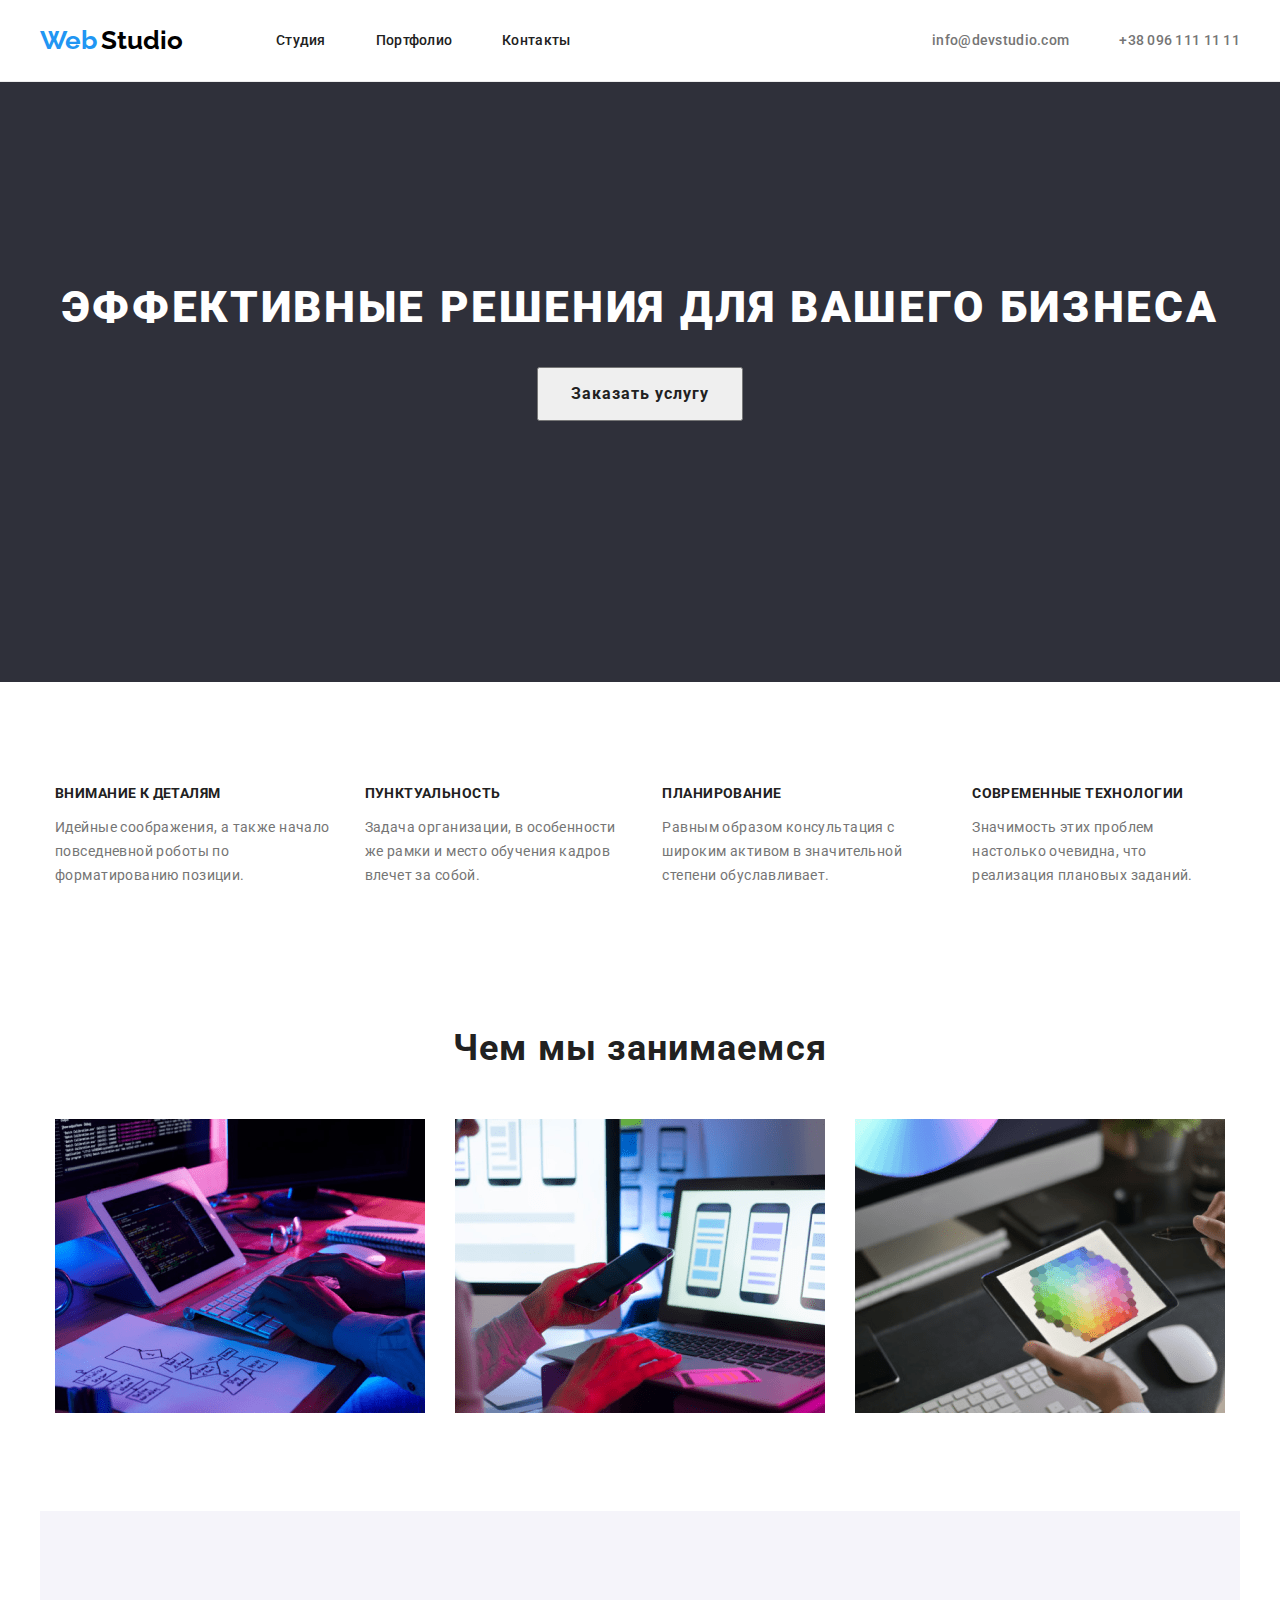
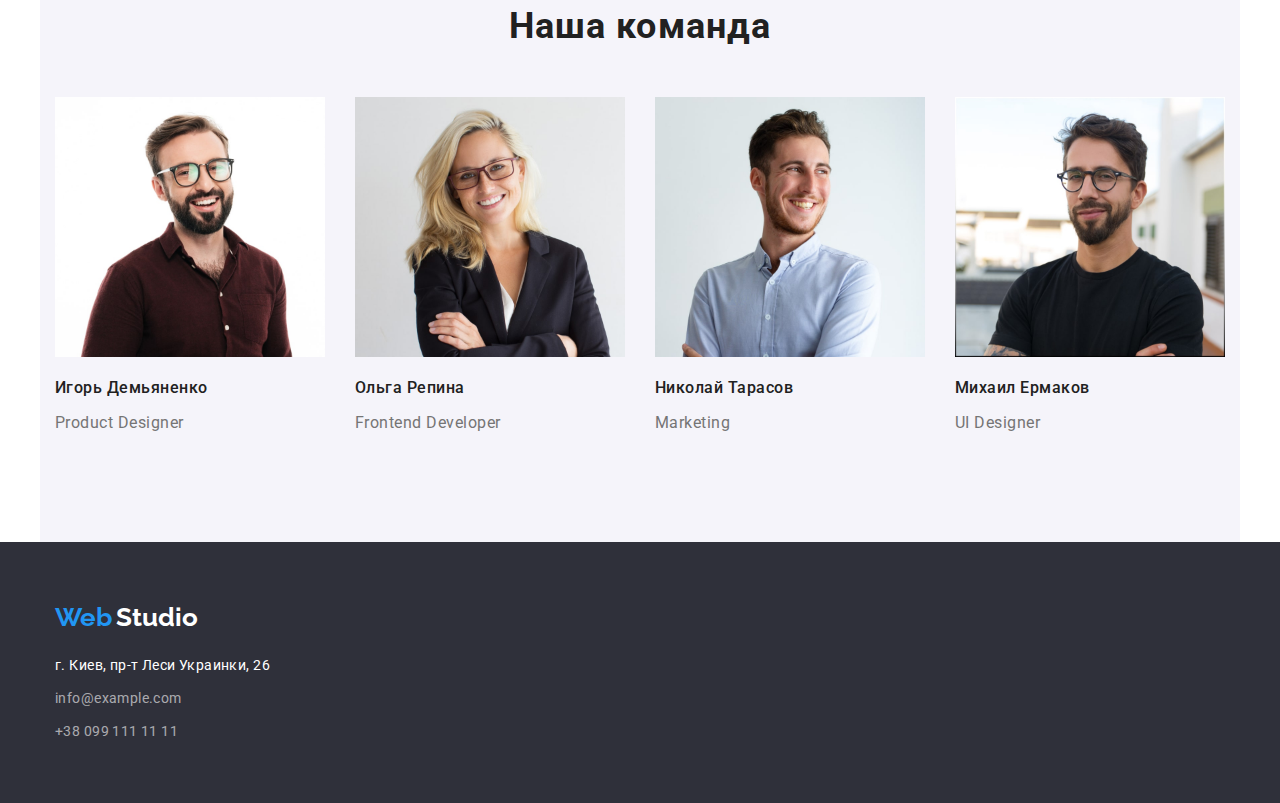
<file: index.html>
<!DOCTYPE html>
<html lang="ru">

<head>
    <meta charset="UTF-8">
    <meta http-equiv="X-UA-Compatible" content="IE=edge">
    <meta name="viewport" content="width=device-width, initial-scale=1.0">
    <title>main page</title>
    <link rel="preconnect" href="https://fonts.gstatic.com"/>
    <link href="https://fonts.googleapis.com/css2?family=Raleway:wght@400;700&family=Roboto:wght@400;700&display=swap"rel="stylesheet"/>
    <link rel="stylesheet" href="https://cdnjs.cloudflare.com/ajax/libs/modern-normalize/0.2.0/modern-normalize.min.css"/>
    <link rel="stylesheet" href="./css/style.css" />
</head>

<body>

    <!--Шапка страницы-->
    <!--Навигация страниц-->

    <header class="top-line">
        <nav class="header-section container">
        
            <a class="logo" href="/">
                 <span class="logo-web">Web</span> <span class="logo-studio-black">Studio</span>
            </a>
        
      
    
            <ul class="top-button">
                <li class="item-top-button"><a href="index.html" class="nav-button-hover">Студия</a></li>
                <li class="item-top-button"><a href="second page.html" class="nav-button-hover">Портфолио</a></li>
                <li class="item-top-button"><a href="Контакты" class="nav-button-hover">Контакты</a></li>
            </ul>
        
            <ul class="top-contacts">
                <li class="item-top-contacts"><a href="mailto:info@devstudio.com" class="contacts-head-hover">info@devstudio.com</a></li>
                <li class="item-top-contacts"><a href="tel:+38 096 111 11 11" class="tel-head-hover">+38 096 111 11 11</a></li>
            </ul>
         </nav>
       

    </header>

    <!--Уникальний контент страницы-->

    <main>
        

        <!--Кнопка услуги-->
        <section class="main-box ">
                <h1 class="main-service ">Эффективные решения для вашего бизнеса</h1>
                <button type="button" class="button-hover">Заказать услугу</button>
        </section>
        <!--Особенности-->

        <section class="benefits container">
            <ul class="benefits-container">
                <li class="item-benefits"> 
                    <h3 class="title-text">Внимание к деталям</h3>
                    <p class="text">Идейные соображения, а также начало повседневной роботы по форматированию позиции.</p>
                </li>
            
           
            
                <li class="item-benefits">
                    <h3 class="title-text">Пунктуальность</h3>
                    <p class="text">Задача организации, в особенности же рамки и место обучения кадров влечет за собой.</p>
                </li>
           
            
            
                <li class="item-benefits">
                    <h3 class="title-text">Планирование</h3>
                    <p class="text">Равным образом консультация с широким активом в значительной степени обуславливает.</p>
                </li>
          
            
            
                <li class="item-benefits">
                    <h3 class="title-text">Современные технологии</h3>
                    <p class="text">Значимость этих проблем настолько очевидна, что реализация плановых заданий.</p>
                </li>

            </ul>

         </section>

        <!--Занятие-->

        <section class="our-work container section">

             <h2 class="our-title">Чем мы занимаемся</h2> 
            <ul class="our-foto">
                <li class="item-foto"><img src="images/img1-min.png" width="370px" alt="Человек наберает код"></li>
                <li class="item-foto"><img src="images/img2-min.png" width="370px" alt="Держит в руках телефон"></li>
                <li class="item-foto"><img src="images/img3-min.png" width="370px" alt="Выбирает на планшете градиент"></li>
            </ul>

        </section>

        <!--Команда-->

        <section class="our-team container section">

            <h2 class="our-title">Наша команда</h2>

            <ul class="our-foto">

                <li class="item-foto">
                    <img src="images/img1.jpg" width="270px" alt="фото Игорь Демьяненко">
                    <h3 class="names-teammate">Игорь Демьяненко</h3>
                    <p class="professions-teammate">Product Designer</p>
                </li>
         

           
                <li class="item-foto">
                    <img src="images/img2.jpg" width="270px" alt="фото Ольга Репина">
                    <h3 class="names-teammate">Ольга Репина</h3>
                    <p class="professions-teammate">Frontend Developer</p>
                </li>
           

          
                <li class="item-foto">
                    <img src="images/img3.jpg" width="270px" alt="фото Николай Тарасов">
                    <h3 class="names-teammate">Николай Тарасов</h3>
                    <p class="professions-teammate">Marketing</p>
                </li>
           

            
                <li class="item-foto">
                    <img src="images/img4.jpg" width="270px" alt="фото Михаил Ермаков">
                    <h3 class="names-teammate">Михаил Ермаков</h3>
                    <p class="professions-teammate">UI Designer</p>
                </li>
            </ul>

        </section>
    </main>

    <!--Футер-->

    <footer class="footer-section ">
 
        <div class="footer-container container">
                        <a class="logo" href="/"> 
                        <span class="logo-web">Web</span> <span class="logo-studio-white">Studio</span></a>
                    <address class="address"> 
                        <ul class="contacts">
                            <li class="item-contacts"> г. Киев, пр-т Леси Украинки, 26 </li>
                            <li class="item-contacts"><a href="mailto:info@example.com" class="footer-contacts">info@example.com</a></li>
                            <li class="item-contacts"> <a href="tel:+38 099 111 11 11" class="footer-contacts">+38 099 111 11 11</a></li>
                        </ul>
                    </address>
        </div>
    </footer>

</body>

</html>
</file>
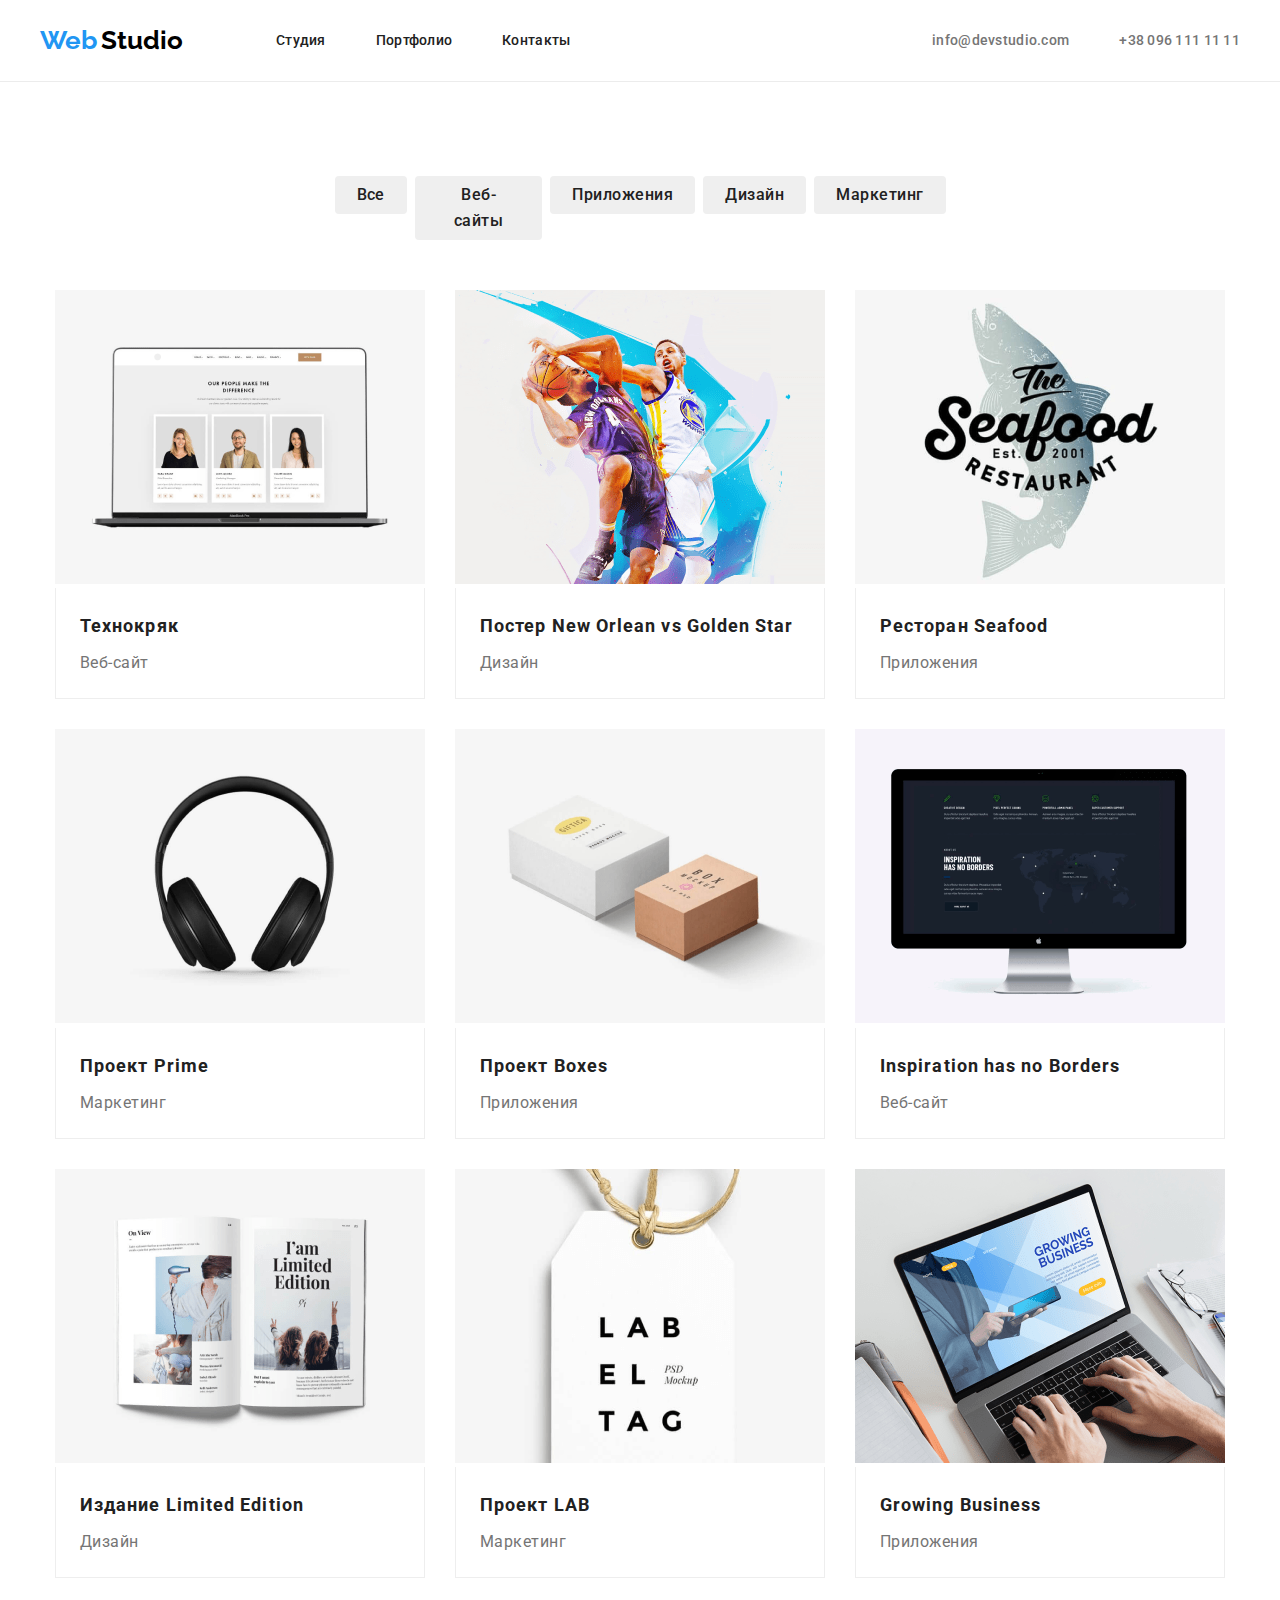
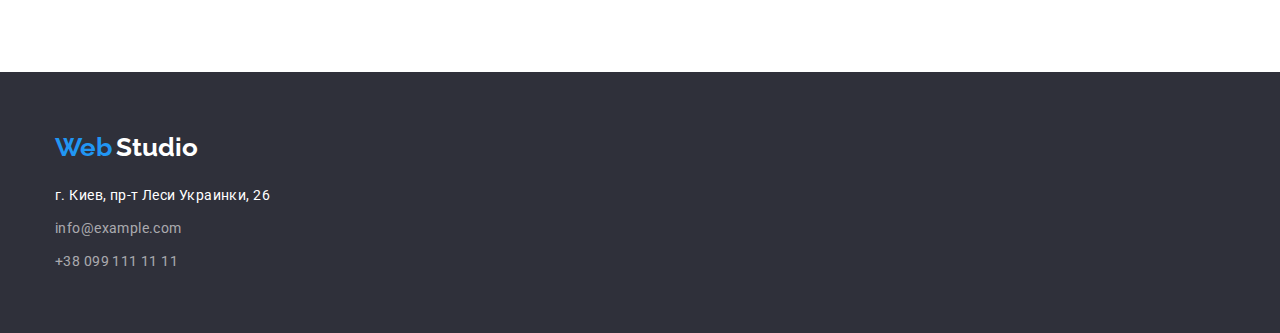
<file: second page.html>
<!DOCTYPE html>
<html lang="ru">

<head>
    <meta charset="UTF-8">
    <meta http-equiv="X-UA-Compatible" content="IE=edge">
    <meta name="viewport" content="width=device-width, initial-scale=1.0">
    <title>Second page</title>
    <link rel="preconnect" href="https://fonts.gstatic.com"/>
    <link href="https://fonts.googleapis.com/css2?family=Raleway:wght@400;700&family=Roboto:wght@400;700&display=swap"rel="stylesheet"/>
    <link rel="stylesheet" href="https://cdnjs.cloudflare.com/ajax/libs/modern-normalize/0.2.0/modern-normalize.min.css"/>
    <link rel="stylesheet" href="./css/style.css" />
</head>

<body>

    <!--Шапка страницы-->
    <!--Навигация страниц-->

    <header class="top-line">
        <nav class="header-section container">
    
            <a class="logo" href="/">
                <span class="logo-web">Web</span> <span class="logo-studio-black">Studio</span>
            </a>
    
    
    
            <ul class="top-button">
                <li class="item-top-button"><a href="index.html" class="nav-button-hover">Студия</a></li>
                <li class="item-top-button"><a href="second page.html" class="nav-button-hover">Портфолио</a></li>
                <li class="item-top-button"><a href="Контакты" class="nav-button-hover">Контакты</a></li>
            </ul>
    
            <ul class="top-contacts">
                <li class="item-top-contacts"><a href="mailto:info@devstudio.com"
                        class="contacts-head-hover">info@devstudio.com</a></li>
                <li class="item-top-contacts"><a href="tel:+38 096 111 11 11" class="tel-head-hover">+38 096 111 11 11</a>
                </li>
            </ul>
        </nav>
    
    
    </header>

    <!--Основа страницы-->

    <main class="section" >

        <!--Кнопки-->

            <nav class="portfolio-main container">
                <ul class="portfolio-nav">
                <li class="item-portfolio-nav"><button type="button" class="anchor">Все</button></li>
                <li class="item-portfolio-nav"><button type="button" class="anchor">Веб-сайты</button></li>
                <li class="item-portfolio-nav"><button type="button" class="anchor">Приложения</button></li>
                <li class="item-portfolio-nav"><button type="button" class="anchor">Дизайн</button></li>
                <li class="item-portfolio-nav"><button type="button" class="anchor">Маркетинг</button></li>
                </ul>
            </nav>


        <!--Внутренность кнопок-->

        <section class="portfolio-section container">

            <ul class="portfolio-list">
                <li class="item-portfolio">
                    <div class="portfolio-foto">
                    <img src="images/img1 2pages.png" width="370px" alt="ноутбук с заставкой">
                    </div>

                    <div class="portfolio-foto-text">
                    <h3 class="menu-name">Технокряк</h3>
                    <p class="menu-classification">Веб-сайт</p>
                    </div>
                </li>
           

           
                <li class="item-portfolio">
                   <div class="portfolio-foto">
                        <img src="images/img2 2pages.png" width="370px" alt="баскетболисты">
                   </div>

                    <div class="portfolio-foto-text">
                        <h3 class="menu-name">Постер New Orlean vs Golden Star</h3>
                        <p class="menu-classification">Дизайн</p>
                    </div>
                </li>
            

           
                <li class="item-portfolio">
                    <div class="portfolio-foto">
                        <img src="images/img3 2pages.png" width="370px" alt="логотип ресторана">
                    </div>

                    <div class="portfolio-foto-text">
                        <h3 class="menu-name">Ресторан Seafood</h3>
                        <p class="menu-classification">Приложения</p>
                    </div>
                </li>
           


            
                <li class="item-portfolio">
                    <div class="portfolio-foto">
                        <img src="images/img4 2pages.png" width="370px" alt="наушники">
                    </div>

                   <div class="portfolio-foto-text">
                        <h3 class="menu-name">Проект Prime</h3>
                        <p class="menu-classification">Маркетинг</p>
                   </div>
                </li>
            

           
                <li class="item-portfolio">
                    <div class="portfolio-foto">
                        <img src="images/img5 2pages.png" width="370px" alt="две коробки">
                    </div>

                    <div class="portfolio-foto-text">
                        <h3 class="menu-name">Проект Boxes</h3>
                        <p class="menu-classification">Приложения</p>
                    </div>
                </li>
            

            
                <li class="item-portfolio">
                    <div class="portfolio-foto">
                        <img src="images/img6 2pages.png" width="370px" alt="монитор">
                    </div>

                    <div class="portfolio-foto-text">
                        <h3 class="menu-name">Inspiration has no Borders</h3>
                        <p class="menu-classification">Веб-сайт</p>
                    </div>
                </li>
         

            
                <li class="item-portfolio">
                    <div class="portfolio-foto">
                        <img src="images/img7 2pages.png" width="370px" alt="книга">
                    </div>

                    <div class="portfolio-foto-text">
                        <h3 class="menu-name">Издание Limited Edition</h3>
                        <p class="menu-classification">Дизайн</p>
                    </div>
                </li>
           


            
                <li class="item-portfolio">
                    <div class="portfolio-foto">
                        <img src="images/img8 2pages.png" width="370px" alt="ярлык">
                    </div>

                    <div class="portfolio-foto-text">
                        <h3 class="menu-name">Проект LAB</h3>
                        <p class="menu-classification">Маркетинг</p>
                    </div>
                </li>
         

            
                <li class="item-portfolio">
                    <div class="portfolio-foto">
                        <img src="images/img9 2pages.png" width="370px" alt="печатает на клавиатуре">
                    </div>

                    <div class="portfolio-foto-text">
                        <h3 class="menu-name">Growing Business</h3>
                        <p class="menu-classification">Приложения</p>
                    </div>
                </li>
            </ul>

        </section>

    </main>

    <!--Футер-->
    
    <footer class="footer-section ">
    
        <div class="footer-container container">
            <a class="logo" href="/">
                <span class="logo-web">Web</span> <span class="logo-studio-white">Studio</span></a>
            <address class="address">
                <ul class="contacts">
                    <li class="item-contacts"> г. Киев, пр-т Леси Украинки, 26 </li>
                    <li class="item-contacts"><a href="mailto:info@example.com" class="footer-contacts">info@example.com</a>
                    </li>
                    <li class="item-contacts"> <a href="tel:+38 099 111 11 11" class="footer-contacts">+38 099 111 11 11</a>
                    </li>
                </ul>
            </address>
        </div>
    </footer>

    
    </body>
    
    </html>
</file>
<file: css/style.css>
body {
  font-family: Roboto;
}
/* Утилиты */
.list {
  list-style: none;
  text-decoration: none;
}
.list-two {
  margin: 0;
  padding: 0;
}
/* Шапка */
/* веб */

.logo-web {
  font-family: Raleway;
  font-style: normal;
  font-weight: bold;
  font-size: 26px;
  line-height: 31px;
  color: #2196f3;
}

.logo-studio-black {
  font-family: Raleway;
  font-style: normal;
  font-weight: bold;
  font-size: 26px;
  line-height: 31px;
  color: black;
}

.logo {
  text-decoration: none;
}

/* кнопки главной навигации */
.nav-button-hover {
  font-family: Roboto;
  font-style: normal;
  font-weight: 500;
  font-size: 14px;
  line-height: 16px;
  letter-spacing: 0.02em;
  color: #212121;
  text-decoration: none;
}

.nav-button-hover:hover {
  color: #2196f3;
  background-color: white;
}

/* контакты  */
.contacts-head-hover {
  font-family: Roboto;
  font-style: normal;
  font-weight: 500;
  font-size: 14px;
  line-height: 16px;
  letter-spacing: 0.02em;
  color: #757575;
  text-decoration: none;
}

.contacts-head-hover:hover {
  color: #2196f3;
  background-color: white;
}

.tel-head-hover {
  font-family: Roboto;
  font-style: normal;
  font-weight: 500;
  font-size: 14px;
  line-height: 16px;
  letter-spacing: 0.02em;
  color: #757575;
  text-decoration: none;
}

.tel-head-hover:hover {
  color: #2196f3;
  background-color: white;
}
/* Главное  */

/* 1 Первая страница */
.main-service {
  margin: 0px;
  font-family: Roboto;
  font-style: normal;
  font-weight: 900;
  font-size: 44px;
  line-height: 60px;
  letter-spacing: 0.06em;
  text-transform: uppercase;
  color: #ffffff;
}

/* главная кнопка */
.button-hover {
  margin-top: 30px;
  padding: 10px 32px;

  font-family: Roboto;
  font-style: normal;
  font-weight: bold;
  font-size: 16px;
  line-height: 30px;
  align-items: center;
  text-align: center;
  letter-spacing: 0.06em;
  color: #212121;
}

.button-hover:hover {
  background: #2196f3;
  color: white;
}

/* заголовок для занятия и команды */
.our-title {
  text-align: center;
  margin: 0px;

  font-family: Roboto;
  font-style: normal;
  font-weight: bold;
  font-size: 36px;
  line-height: 42px;
  letter-spacing: 0.03em;
  color: #212121;
}

/* заголовок текст */
.title-text {
  font-family: Roboto;
  font-style: normal;
  font-weight: bold;
  font-size: 14px;
  line-height: 16px;
  letter-spacing: 0.03em;
  text-transform: uppercase;
  color: #212121;
}

/* текст */
.text {
  font-family: Roboto;
  font-style: normal;
  font-weight: normal;
  font-size: 14px;
  line-height: 24px;
  letter-spacing: 0.03em;
  color: #757575;
}

/* имена команды */
.names-teammate {
  font-family: Roboto;
  font-style: normal;
  font-weight: 500;
  font-size: 16px;
  line-height: 19px;
  letter-spacing: 0.03em;
  color: #212121;
}

/* професия команды */
.professions-teammate {
  font-family: Roboto;
  font-style: normal;
  font-weight: normal;
  font-size: 16px;
  line-height: 19px;
  letter-spacing: 0.03em;
  color: #757575;
}

/* 2 Вторая страница */
/* Якора */
.anchor {
  padding: 6px 22px;
  border: none;
  border-radius: 4px;

  font-family: Roboto;
  font-style: normal;
  font-weight: 500;
  font-size: 16px;
  line-height: 26px;
  text-align: center;
  letter-spacing: 0.03em;
  color: #212121;
}

.anchor:hover {
  background-color: #2196f3;
  color: white;
}

/* меню просмотра */
.menu-name {
  margin: 0px;

  font-family: Roboto;
  font-style: normal;
  font-weight: bold;
  font-size: 18px;
  line-height: 36px;
  letter-spacing: 0.06em;
  color: #212121;
}

.menu-classification {
  margin: 0px;
  margin-top: 4px;
  font-family: Roboto;
  font-style: normal;
  font-weight: normal;
  font-size: 16px;
  line-height: 30px;
  letter-spacing: 0.03em;
  color: #757575;
}

/* Футер */
/* Веб */
.logo-web {
  font-family: Raleway;
  font-style: normal;
  font-weight: bold;
  font-size: 26px;
  line-height: 31px;
  color: #2196f3;
}

.logo-studio-white {
  font-family: Raleway;
  font-style: normal;
  font-weight: bold;
  font-size: 26px;
  line-height: 31px;
  color: #ffffff;
}

/* контакты */
.address {
  margin-top: 20px;

  font-family: Roboto;
  font-style: normal;
  font-weight: 400;
  font-size: 14px;
  line-height: 24px;
  letter-spacing: 0.03em;
  color: #ffffff;
  text-decoration: none;
}

.footer-contacts {
  font-family: Roboto;
  font-style: normal;
  font-weight: 400;
  font-size: 14px;
  line-height: 24px;
  letter-spacing: 0.03em;
  color: rgba(255, 255, 255, 0.6);
  text-decoration: none;
}

/* Флекс бокс для страниц */
.container {
  display: flex;
  justify-content: space-between;
  padding: 32px 15px;
  max-width: 1200px;
  margin: auto;
}

.section {
  padding-top: 94px;
  padding-bottom: 94px;
}

.top-button,
.top-contacts,
.benefits-container,
.our-foto,
.portfolio-nav,
.portfolio-section,
.portfolio-list
 {
  list-style: none;
  display: flex;
  flex-direction: row;
  justify-content: space-between;
  margin: 0;
  padding: 0;
}

.portfolio-main,
.our-title {
  margin-bottom: 50px;
}

.header-section {
  align-items: center;
  padding: 25px 0;
}

.top-line {
  max-width: none;
  border-bottom: 1px solid #ececec;
}

.top-button {
  display: flex;
  width: 294px;
  margin-left: 93px;
  justify-content: space-between;
}

.top-button .item-top-button:not(:last-child) {
  margin-right: 50px;
}

.top-contacts {
  margin-left: auto;
}
.top-contacts .item-top-contacts:not(:last-child) {
  margin-right: 50px;
}

.main-box {
  max-width: 1600;
  height: 600px;
  background-color: #2f303a;
  color: white;
  padding: 0px;
  margin: 0px;
  padding-top: 195px;
  padding-bottom: 205px;
  text-align: center;
}

.benefits {
  padding-top: 89px;
}

.benefits-container .item-benefits:not(:last-child) {
  margin-right: 30px;
}

.our-work{
  flex-direction: column;
}
.our-team {
  background-color: #F5F4FA;
  flex-direction: column;
}

.our-foto .item-foto:not(:last-child) {
  margin-right: 30px;
}
.footer-section {
  color: white;
  background-color: #2f303a;
}
.footer-container {
  display: block;
  align-items: flex-start;
  padding-top: 60px;
  padding-bottom: 60px;
}

.contacts {
  display: block;
  list-style: none;
  align-items: flex-start;
  padding: 0px;
  margin: 0px;

}

.contacts .item-contacts:not(:last-child) {
  margin-bottom: 9px;
}

.portfolio-main {
  max-width: 611px;
  padding: 0px;
}
.portfolio-nav .item-portfolio-nav:not(:last-child) {
  margin-right: 8px;
}

.item-portfolio {
  margin-left: 15px;
  margin-right: 15px;
}

.portfolio-list .item-portfolio:nth-child(3n) {
  margin-right: 0px;
}
.portfolio-list .item-portfolio:nth-child(3n+1) {
  margin-left: 0px;
}
.portfolio-list .item-portfolio:nth-child(n + 4) {
  margin-top: 30px;
}
.portfolio-foto-text {
  padding: 20px 24px;
  margin: 0;
  border-bottom: 1px solid #eeeeee;
  border-left: 1px solid #eeeeee;
  border-right: 1px solid #eeeeee;
}

.portfolio-section {
  margin: auto;
  padding-left: 15px;
  padding-right: 15px;
}
.portfolio-list {
  flex-wrap: wrap;
}
</file>
